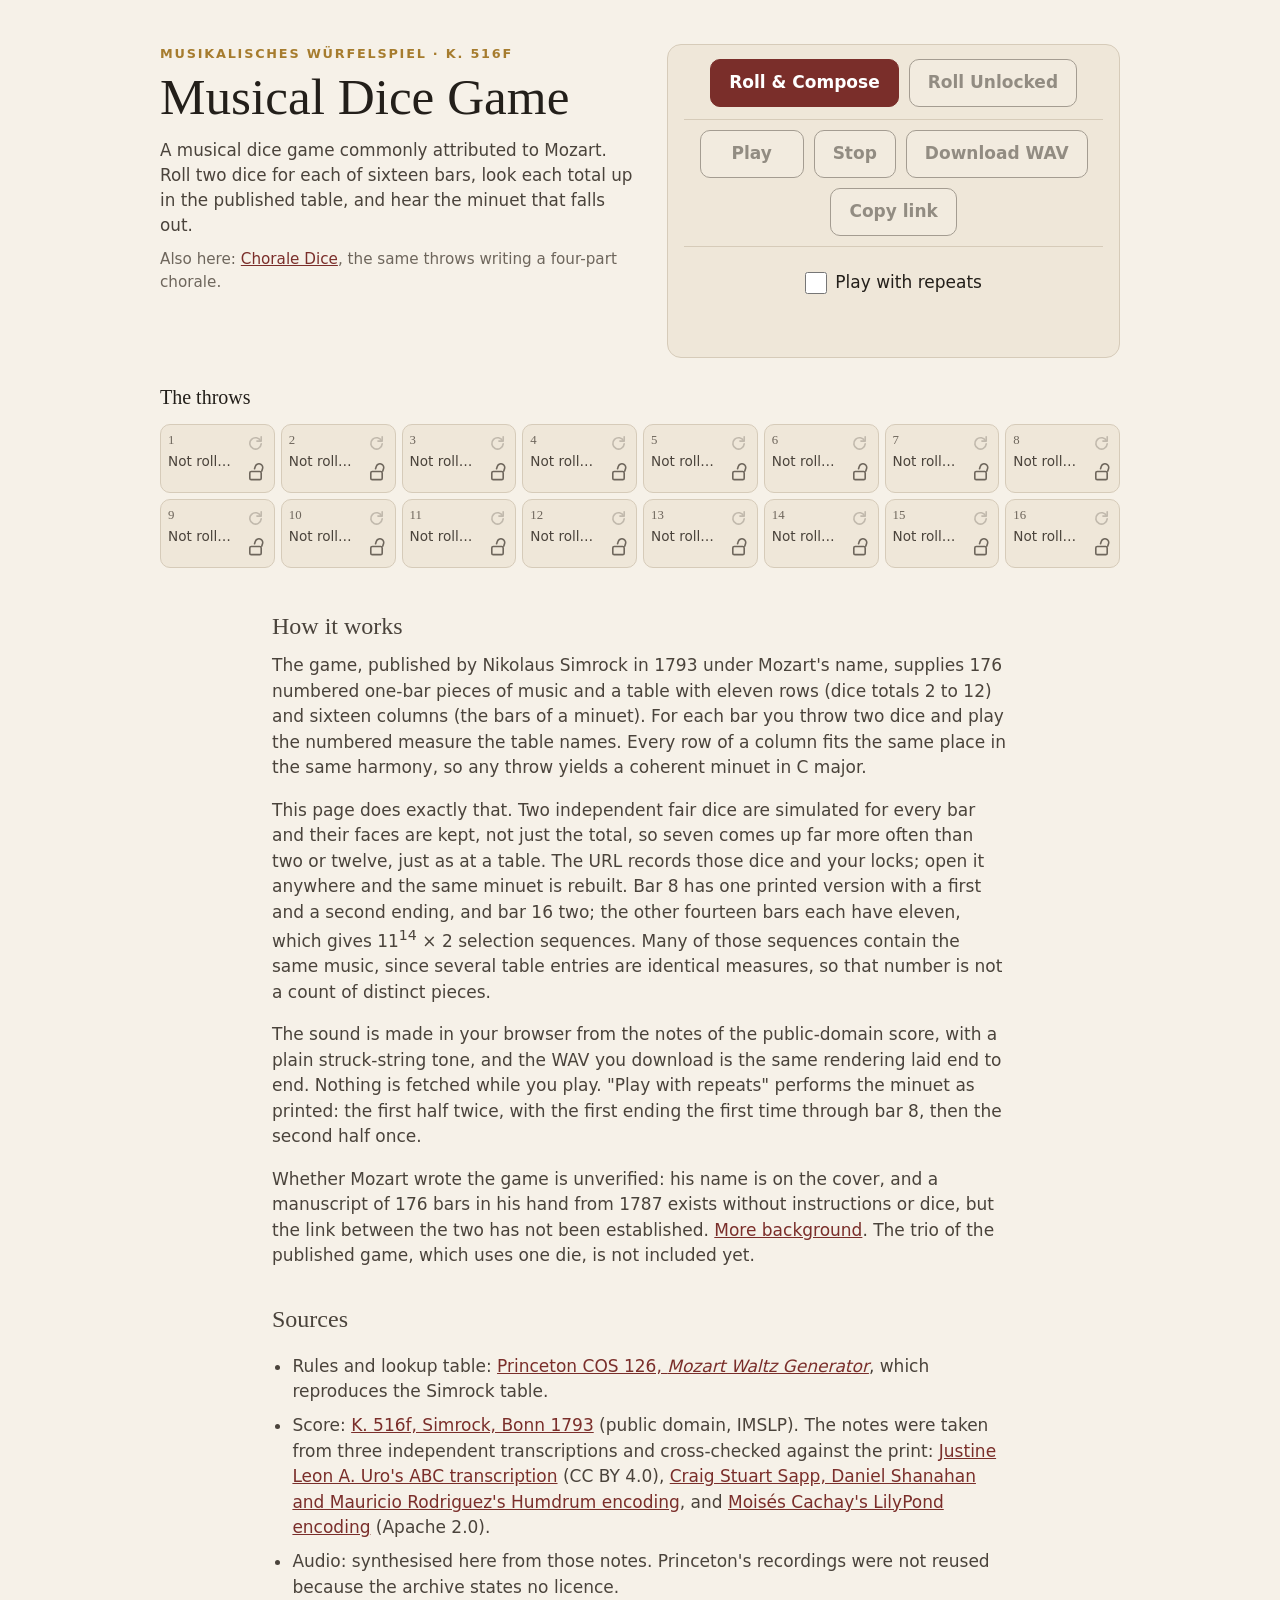
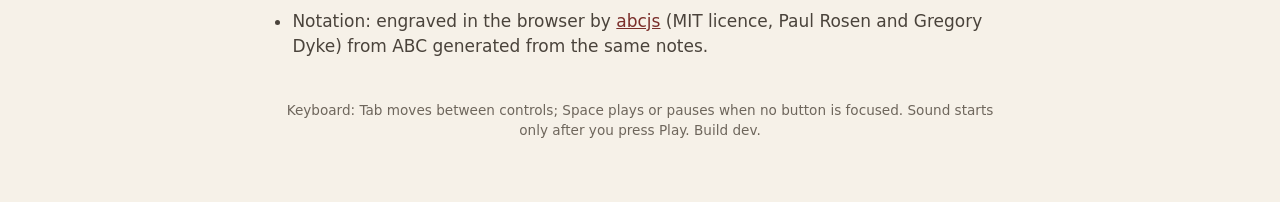
<file: index.html>
<!DOCTYPE html>
<html lang="en">
<head>
<meta charset="utf-8">
<meta name="viewport" content="width=device-width, initial-scale=1">
<title>Musical Dice Game</title>
<meta name="description" content="Roll two dice sixteen times and hear the minuet they choose: the Musikalisches Würfelspiel commonly attributed to Mozart, played in your browser.">
<meta name="color-scheme" content="light dark">
<link rel="stylesheet" href="style.css?v=dev">
<link rel="icon" href="data:image/svg+xml,%3Csvg xmlns='http://www.w3.org/2000/svg' viewBox='0 0 20 20'%3E%3Crect x='1' y='1' width='18' height='18' rx='4' fill='%23f4efe6' stroke='%23231f1a'/%3E%3Ccircle cx='6' cy='6' r='1.8' fill='%23231f1a'/%3E%3Ccircle cx='14' cy='6' r='1.8' fill='%23231f1a'/%3E%3Ccircle cx='10' cy='10' r='1.8' fill='%23231f1a'/%3E%3Ccircle cx='6' cy='14' r='1.8' fill='%23231f1a'/%3E%3Ccircle cx='14' cy='14' r='1.8' fill='%23231f1a'/%3E%3C/svg%3E">
</head>
<body>
<a class="skip" href="#controls">Skip to controls</a>
<main>
<div class="top">
  <header class="masthead">
    <p class="kicker">Musikalisches Würfelspiel · K. 516f</p>
    <h1>Musical Dice Game</h1>
    <p class="lede">A musical dice game commonly attributed to Mozart. Roll two dice for each of sixteen bars, look each total up in the published table, and hear the minuet that falls out.</p>
    <p class="sibling">Also here: <a href="chorale/">Chorale Dice</a>, the same throws writing a four-part chorale.</p>
  </header>

  <section class="controls" id="controls" aria-label="Composition controls">
    <div class="row row-roll">
      <button type="button" id="roll" class="btn btn-primary">Roll &amp; Compose</button>
      <button type="button" id="roll-unlocked" class="btn" disabled>Roll Unlocked</button>
    </div>
    <div class="row row-transport" role="group" aria-label="Playback">
      <button type="button" id="play" class="btn btn-play" aria-label="Play the minuet" disabled>Play</button>
      <button type="button" id="stop" class="btn" aria-label="Stop playback" disabled>Stop</button>
      <button type="button" id="download" class="btn" disabled>Download WAV</button>
      <button type="button" id="share" class="btn" disabled>Copy link</button>
    </div>
    <div class="row settings-row">
      <label class="check"><input type="checkbox" id="repeats"> <span>Play with repeats</span></label>
    </div>
    <p id="status" class="status" role="status" aria-live="polite"></p>
    <p id="position" class="position" aria-live="polite"></p>
    <input id="share-url" class="share-url" type="text" readonly aria-label="Shareable link" hidden>
  </section>
</div>

  <section class="score-section" id="score-section" aria-labelledby="score-heading" hidden>
    <div class="score-head">
      <h2 id="score-heading">The score</h2>
      <button type="button" id="save-score" class="btn btn-small" disabled>Save score (SVG)</button>
    </div>
    <div id="score" class="score" role="img" aria-label="Score of the minuet" data-engraver="js/vendor/abcjs-basic-min.js?v=dev"></div>
    <p id="summary" class="summary" hidden></p>
    <p class="score-note">Engraved from the same notes that are played: two staves, the first half repeated with both endings of bar 8, the second half once, as printed.</p>
  </section>

  <section class="bars-section" aria-labelledby="bars-heading">
    <h2 id="bars-heading">The throws</h2>
    <ol id="bars" class="bars" aria-label="The sixteen bars of the minuet"></ol>
  </section>

  <section class="prose" id="how" aria-labelledby="how-heading">
    <h2 id="how-heading">How it works</h2>
    <p>The game, published by Nikolaus Simrock in 1793 under Mozart's name, supplies 176 numbered one-bar pieces of music and a table with eleven rows (dice totals 2 to 12) and sixteen columns (the bars of a minuet). For each bar you throw two dice and play the numbered measure the table names. Every row of a column fits the same place in the same harmony, so any throw yields a coherent minuet in C major.</p>
    <p>This page does exactly that. Two independent fair dice are simulated for every bar and their faces are kept, not just the total, so seven comes up far more often than two or twelve, just as at a table. The URL records those dice and your locks; open it anywhere and the same minuet is rebuilt. Bar 8 has one printed version with a first and a second ending, and bar 16 two; the other fourteen bars each have eleven, which gives 11<sup>14</sup> × 2 selection sequences. Many of those sequences contain the same music, since several table entries are identical measures, so that number is not a count of distinct pieces.</p>
    <p>The sound is made in your browser from the notes of the public-domain score, with a plain struck-string tone, and the WAV you download is the same rendering laid end to end. Nothing is fetched while you play. "Play with repeats" performs the minuet as printed: the first half twice, with the first ending the first time through bar 8, then the second half once.</p>
    <p>Whether Mozart wrote the game is unverified: his name is on the cover, and a manuscript of 176 bars in his hand from 1787 exists without instructions or dice, but the link between the two has not been established. <a href="https://en.wikipedia.org/wiki/Musikalisches_W%C3%BCrfelspiel">More background</a>. The trio of the published game, which uses one die, is not included yet.</p>
    <h2>Sources</h2>
    <ul class="sources">
      <li>Rules and lookup table: <a href="https://introcs.cs.princeton.edu/java/assignments/mozart.html">Princeton COS 126, <i>Mozart Waltz Generator</i></a>, which reproduces the Simrock table.</li>
      <li>Score: <a href="https://imslp.org/wiki/Musikalisches_W%C3%BCrfelspiel,_K.516f_(Mozart,_Wolfgang_Amadeus)">K. 516f, Simrock, Bonn 1793</a> (public domain, IMSLP). The notes were taken from three independent transcriptions and cross-checked against the print: <a href="https://github.com/justineuro/mdginabc2svg">Justine Leon A. Uro's ABC transcription</a> (CC BY 4.0), <a href="https://github.com/craigsapp/Musikalisches-Wuerfelspiel">Craig Stuart Sapp, Daniel Shanahan and Mauricio Rodriguez's Humdrum encoding</a>, and <a href="https://github.com/Xpktro/wurfelspiel">Moisés Cachay's LilyPond encoding</a> (Apache 2.0).</li>
      <li>Audio: synthesised here from those notes. Princeton's recordings were not reused because the archive states no licence.</li>
      <li>Notation: engraved in the browser by <a href="https://github.com/paulrosen/abcjs">abcjs</a> (MIT licence, Paul Rosen and Gregory Dyke) from ABC generated from the same notes.</li>
    </ul>
  </section>
</main>
<footer class="foot"><p>Keyboard: Tab moves between controls; Space plays or pauses when no button is focused. Sound starts only after you press Play. Build <span id="build">dev</span>.</p></footer>
<script>
  const BUILD = 'dev';
</script>
<!-- The entry point, its nested imports (inside js/*.js), the stylesheet and the engraver all
     carry ?v=<build>, stamped by `dicemusic deploy`, so a deploy is picked up on the next
     ordinary visit even where browsers cache scripts heuristically. No import map, so the
     scheme also holds on browsers that run modules but ignore import maps. -->
<script type="module" src="js/app.js?v=dev"></script>
<script>document.getElementById('build').textContent = BUILD;</script>
</body>
</html>
</file>
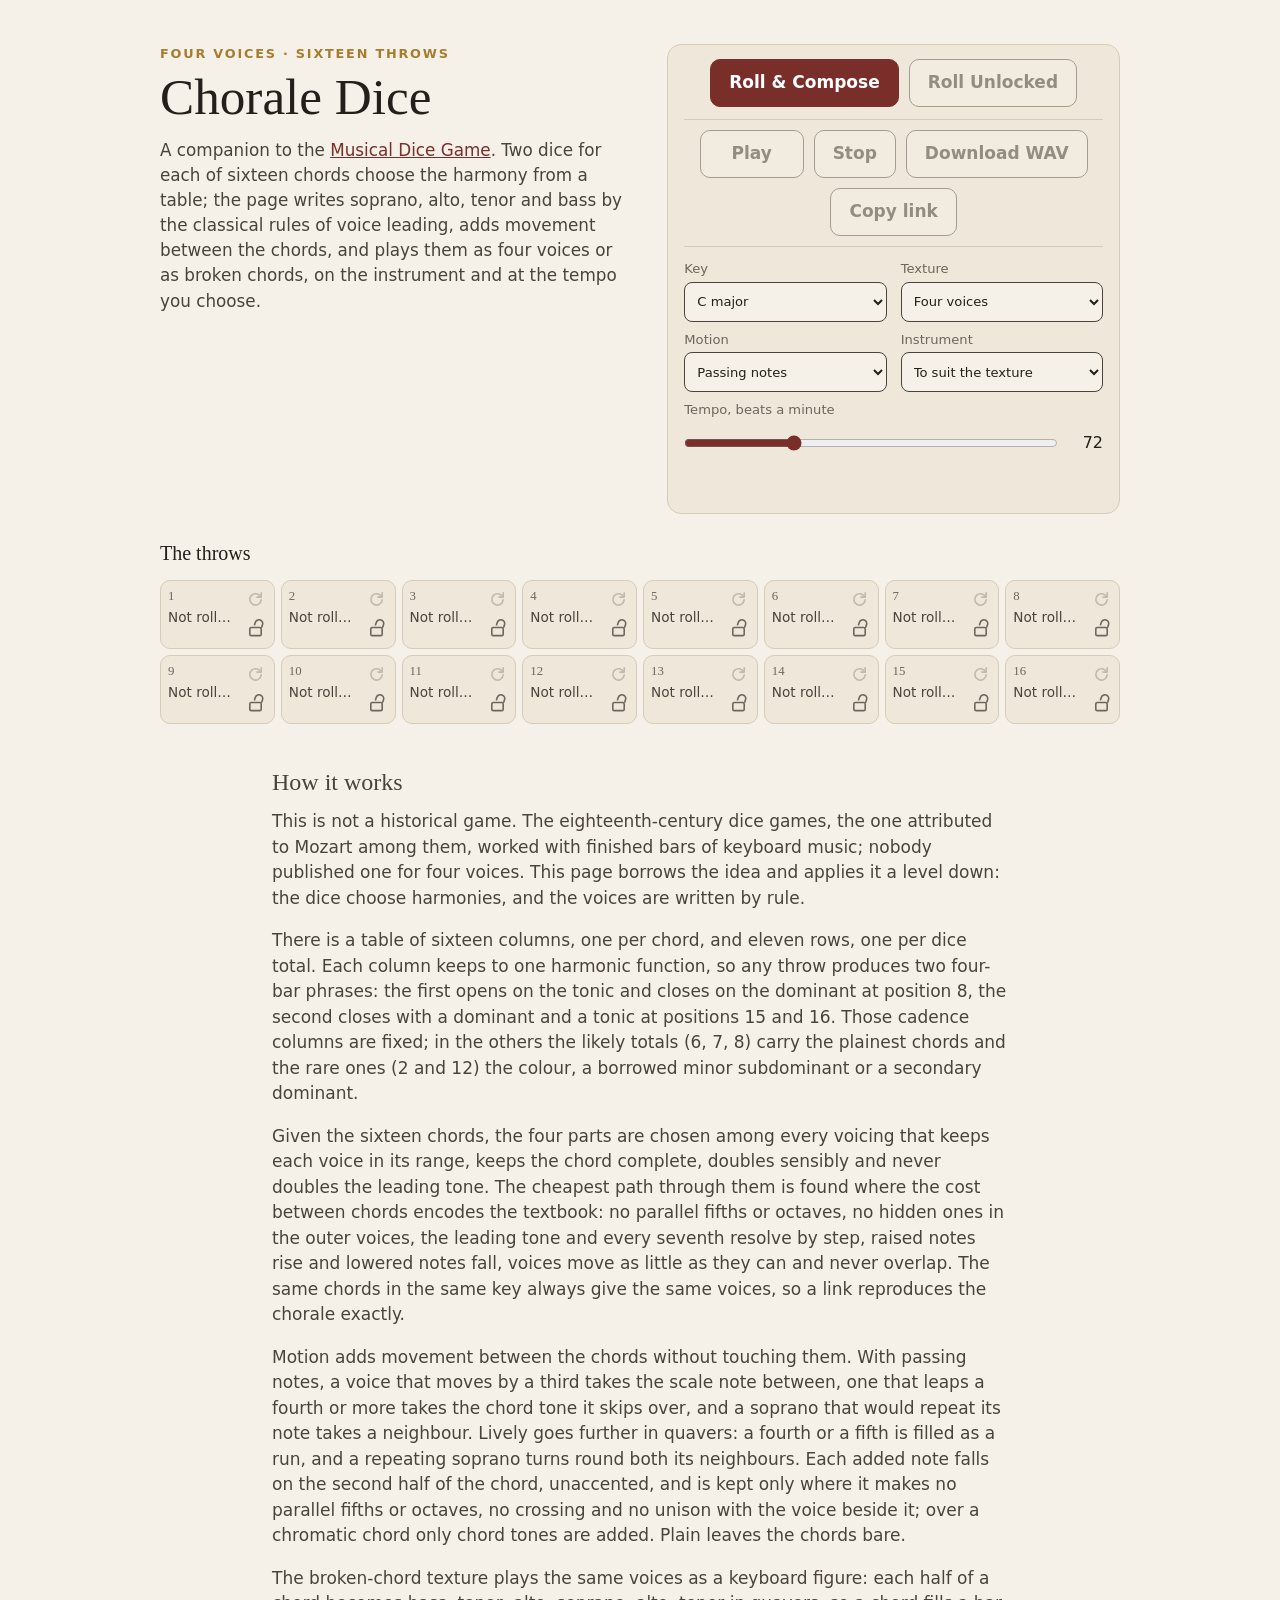
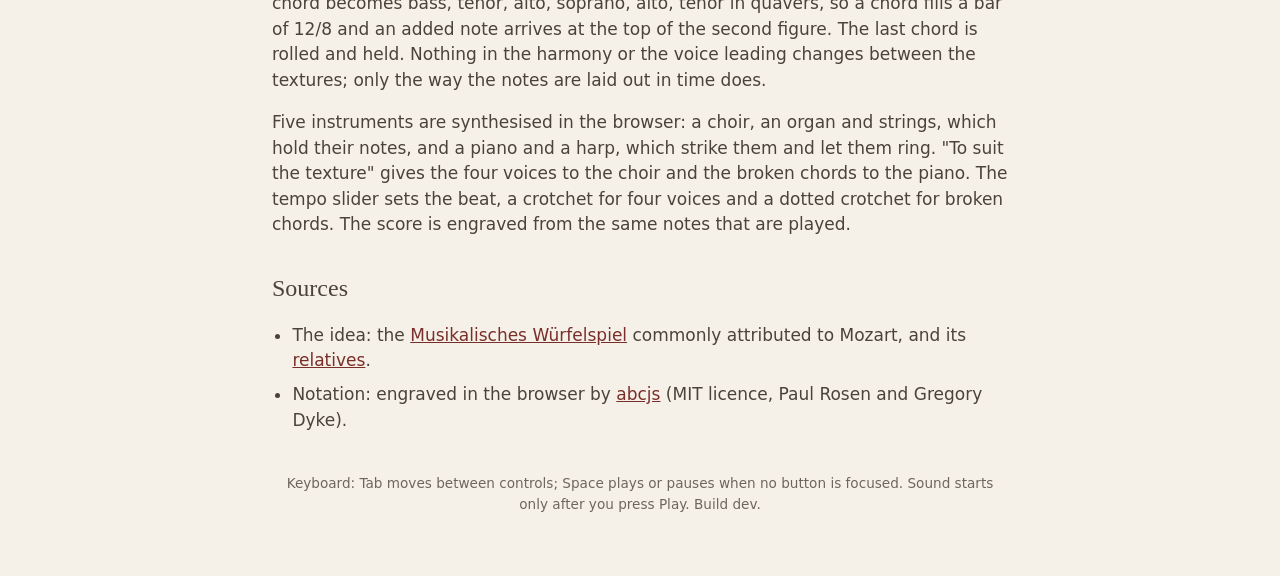
<file: chorale/index.html>
<!DOCTYPE html>
<html lang="en">
<head>
<meta charset="utf-8">
<meta name="viewport" content="width=device-width, initial-scale=1">
<title>Chorale Dice</title>
<meta name="description" content="Roll two dice sixteen times and hear a four-part chorale, or the same harmony as broken chords, on a choir, organ, strings, piano or harp: the dice choose the harmony, the page writes soprano, alto, tenor and bass by classical voice-leading rules.">
<meta name="color-scheme" content="light dark">
<link rel="stylesheet" href="../style.css?v=dev">
<link rel="icon" href="data:image/svg+xml,%3Csvg xmlns='http://www.w3.org/2000/svg' viewBox='0 0 20 20'%3E%3Crect x='1' y='1' width='18' height='18' rx='4' fill='%23f4efe6' stroke='%23231f1a'/%3E%3Ccircle cx='6' cy='6' r='1.8' fill='%23231f1a'/%3E%3Ccircle cx='14' cy='6' r='1.8' fill='%23231f1a'/%3E%3Ccircle cx='6' cy='14' r='1.8' fill='%23231f1a'/%3E%3Ccircle cx='14' cy='14' r='1.8' fill='%23231f1a'/%3E%3C/svg%3E">
</head>
<body>
<a class="skip" href="#controls">Skip to controls</a>
<main>
<div class="top">
  <header class="masthead">
    <p class="kicker">Four voices · sixteen throws</p>
    <h1>Chorale Dice</h1>
    <p class="lede">A companion to the <a href="../">Musical Dice Game</a>. Two dice for each of sixteen chords choose the harmony from a table; the page writes soprano, alto, tenor and bass by the classical rules of voice leading, adds movement between the chords, and plays them as four voices or as broken chords, on the instrument and at the tempo you choose.</p>
  </header>

  <section class="controls" id="controls" aria-label="Composition controls">
    <div class="row row-roll">
      <button type="button" id="roll" class="btn btn-primary">Roll &amp; Compose</button>
      <button type="button" id="roll-unlocked" class="btn" disabled>Roll Unlocked</button>
    </div>
    <div class="row row-transport" role="group" aria-label="Playback">
      <button type="button" id="play" class="btn btn-play" aria-label="Play the chorale" disabled>Play</button>
      <button type="button" id="stop" class="btn" aria-label="Stop playback" disabled>Stop</button>
      <button type="button" id="download" class="btn" disabled>Download WAV</button>
      <button type="button" id="share" class="btn" disabled>Copy link</button>
    </div>
    <div class="settings" role="group" aria-label="Settings">
      <label class="field">Key
        <select id="key" class="select">
          <option value="C">C major</option><option value="G">G major</option><option value="D">D major</option><option value="A">A major</option>
          <option value="F">F major</option><option value="Bb">B♭ major</option><option value="Eb">E♭ major</option>
        </select>
      </label>
      <label class="field">Texture
        <select id="texture" class="select">
          <option value="chorale">Four voices</option><option value="prelude">Broken chords</option>
        </select>
      </label>
      <label class="field">Motion
        <select id="motion" class="select">
          <option value="plain">Plain</option><option value="passing">Passing notes</option><option value="lively">Lively</option>
        </select>
      </label>
      <label class="field">Instrument
        <select id="instrument" class="select">
          <option value="auto">To suit the texture</option><option value="choir">Choir</option><option value="organ">Organ</option>
          <option value="strings">Strings</option><option value="piano">Piano</option><option value="harp">Harp</option>
        </select>
      </label>
      <label class="field field-wide">Tempo, beats a minute
        <span class="range"><input type="range" id="tempo" min="48" max="132" step="4" value="72"><output id="tempo-out" for="tempo">72</output></span>
      </label>
    </div>
    <p id="status" class="status" role="status" aria-live="polite"></p>
    <p id="position" class="position" aria-live="polite"></p>
    <input id="share-url" class="share-url" type="text" readonly aria-label="Shareable link" hidden>
  </section>
</div>

  <section class="score-section" id="score-section" aria-labelledby="score-heading" hidden>
    <div class="score-head">
      <h2 id="score-heading">The score</h2>
      <button type="button" id="save-score" class="btn btn-small" disabled>Save score (SVG)</button>
    </div>
    <div id="score" class="score" role="img" aria-label="Score of the chorale" data-engraver="../js/vendor/abcjs-basic-min.js?v=dev"></div>
    <p id="summary" class="summary" hidden></p>
    <p class="score-note">Four voices: soprano and alto on the upper staff, tenor and bass on the lower, the fermatas marking the half cadence and the close. Broken chords: one chord to a bar, alto and soprano in the right hand, bass and tenor in the left.</p>
  </section>

  <section class="bars-section" aria-labelledby="bars-heading">
    <h2 id="bars-heading">The throws</h2>
    <ol id="bars" class="bars" aria-label="The sixteen chords of the chorale"></ol>
  </section>

  <section class="prose" id="how" aria-labelledby="how-heading">
    <h2 id="how-heading">How it works</h2>
    <p>This is not a historical game. The eighteenth-century dice games, the one attributed to Mozart among them, worked with finished bars of keyboard music; nobody published one for four voices. This page borrows the idea and applies it a level down: the dice choose harmonies, and the voices are written by rule.</p>
    <p>There is a table of sixteen columns, one per chord, and eleven rows, one per dice total. Each column keeps to one harmonic function, so any throw produces two four-bar phrases: the first opens on the tonic and closes on the dominant at position 8, the second closes with a dominant and a tonic at positions 15 and 16. Those cadence columns are fixed; in the others the likely totals (6, 7, 8) carry the plainest chords and the rare ones (2 and 12) the colour, a borrowed minor subdominant or a secondary dominant.</p>
    <p>Given the sixteen chords, the four parts are chosen among every voicing that keeps each voice in its range, keeps the chord complete, doubles sensibly and never doubles the leading tone. The cheapest path through them is found where the cost between chords encodes the textbook: no parallel fifths or octaves, no hidden ones in the outer voices, the leading tone and every seventh resolve by step, raised notes rise and lowered notes fall, voices move as little as they can and never overlap. The same chords in the same key always give the same voices, so a link reproduces the chorale exactly.</p>
    <p>Motion adds movement between the chords without touching them. With passing notes, a voice that moves by a third takes the scale note between, one that leaps a fourth or more takes the chord tone it skips over, and a soprano that would repeat its note takes a neighbour. Lively goes further in quavers: a fourth or a fifth is filled as a run, and a repeating soprano turns round both its neighbours. Each added note falls on the second half of the chord, unaccented, and is kept only where it makes no parallel fifths or octaves, no crossing and no unison with the voice beside it; over a chromatic chord only chord tones are added. Plain leaves the chords bare.</p>
    <p>The broken-chord texture plays the same voices as a keyboard figure: each half of a chord becomes bass, tenor, alto, soprano, alto, tenor in quavers, so a chord fills a bar of 12/8 and an added note arrives at the top of the second figure. The last chord is rolled and held. Nothing in the harmony or the voice leading changes between the textures; only the way the notes are laid out in time does.</p>
    <p>Five instruments are synthesised in the browser: a choir, an organ and strings, which hold their notes, and a piano and a harp, which strike them and let them ring. "To suit the texture" gives the four voices to the choir and the broken chords to the piano. The tempo slider sets the beat, a crotchet for four voices and a dotted crotchet for broken chords. The score is engraved from the same notes that are played.</p>
    <h2>Sources</h2>
    <ul class="sources">
      <li>The idea: the <a href="../">Musikalisches Würfelspiel</a> commonly attributed to Mozart, and its <a href="https://en.wikipedia.org/wiki/Musikalisches_W%C3%BCrfelspiel">relatives</a>.</li>
      <li>Notation: engraved in the browser by <a href="https://github.com/paulrosen/abcjs">abcjs</a> (MIT licence, Paul Rosen and Gregory Dyke).</li>
    </ul>
  </section>
</main>
<footer class="foot"><p>Keyboard: Tab moves between controls; Space plays or pauses when no button is focused. Sound starts only after you press Play. Build <span id="build">dev</span>.</p></footer>
<script>
  const BUILD = 'dev';
</script>
<script type="module" src="../js/chorale-app.js?v=dev"></script>
<script>document.getElementById('build').textContent = BUILD;</script>
</body>
</html>
</file>
<file: style.css>
:root {
  --paper: #f6f1e8;
  --paper-2: #efe7d9;
  --ink: #231f1a;
  --ink-2: #4a433b;
  --muted: #6e665c;
  --line: #d6cbb9;
  --accent: #7a2e2a;
  --accent-ink: #ffffff;
  --brass: #a67c2e;
  --focus: #1d4ed8;
  --playing: #fff3c4;
  --error: #9b1c1c;
  --radius: 10px;
  --serif: "Iowan Old Style", "Palatino Linotype", Palatino, "Book Antiqua", Georgia, serif;
  --sans: system-ui, -apple-system, "Segoe UI", Roboto, Helvetica, Arial, sans-serif;
}
@media (prefers-color-scheme: dark) {
  :root:not([data-theme="light"]) {
    --paper: #16130f; --paper-2: #1f1a14; --ink: #efe8dc; --ink-2: #d5ccbe; --muted: #a79d8f;
    --line: #3b332a; --accent: #d9776f; --accent-ink: #16130f; --brass: #d3a95a; --focus: #93c5fd;
    --playing: #3a3116; --error: #f19a9a;
  }
}
:root[data-theme="dark"] {
  --paper: #16130f; --paper-2: #1f1a14; --ink: #efe8dc; --ink-2: #d5ccbe; --muted: #a79d8f;
  --line: #3b332a; --accent: #d9776f; --accent-ink: #16130f; --brass: #d3a95a; --focus: #93c5fd;
  --playing: #3a3116; --error: #f19a9a;
}

* { box-sizing: border-box; }
html { -webkit-text-size-adjust: 100%; }
body {
  margin: 0;
  background: var(--paper);
  color: var(--ink);
  font-family: var(--sans);
  font-size: 17px;
  line-height: 1.5;
  padding: 0 16px 48px;
}
a { color: var(--accent); }
a:focus-visible, button:focus-visible, input:focus-visible { outline: 3px solid var(--focus); outline-offset: 2px; }

.skip { position: absolute; left: -999px; top: 8px; background: var(--ink); color: var(--paper); padding: 8px 12px; border-radius: 6px; }
.skip:focus { left: 8px; z-index: 10; }
.visually-hidden { position: absolute !important; width: 1px; height: 1px; overflow: hidden; clip: rect(0 0 0 0); white-space: nowrap; }

.top { max-width: 60rem; margin: 32px auto 0; display: grid; grid-template-columns: minmax(0, 1fr); gap: 20px 32px; align-items: start; }
@media (min-width: 900px) { .top { grid-template-columns: minmax(0, 1.05fr) minmax(0, 1fr); margin-top: 44px; } }
.masthead { text-align: center; }
@media (min-width: 900px) { .masthead { text-align: left; } .masthead .lede, .masthead .sibling { margin-left: 0; margin-right: 0; } }
.kicker { margin: 0 0 6px; color: var(--brass); letter-spacing: .14em; text-transform: uppercase; font-size: .8rem; font-weight: 600; }
h1 { font-family: var(--serif); font-weight: 500; font-size: clamp(2.1rem, 5vw, 3.2rem); margin: 0; line-height: 1.1; }
.lede { max-width: 42rem; margin: 12px auto 0; color: var(--ink-2); font-size: 1.05rem; }
h2 { font-family: var(--serif); font-weight: 500; font-size: 1.5rem; margin: 2rem 0 .6rem; }

main { max-width: 60rem; margin: 0 auto; }

.controls { display: flex; flex-direction: column; gap: 12px; padding: 14px 16px 12px; border: 1px solid var(--line); border-radius: 14px; background: var(--paper-2); }
.row { display: flex; flex-wrap: wrap; gap: 10px; align-items: center; justify-content: center; }
.row-transport { padding: 10px 0; border-top: 1px solid var(--line); border-bottom: 1px solid var(--line); }
.settings { display: grid; grid-template-columns: repeat(2, minmax(0, 1fr)); gap: 8px 14px; }
.field { display: flex; flex-direction: column; gap: 3px; font-size: .82rem; color: var(--muted); }
.field .select { width: 100%; }
.field-wide { grid-column: 1 / -1; }
.range { display: flex; align-items: center; gap: 10px; min-height: 40px; }
.range input[type="range"] { flex: 1; accent-color: var(--accent); margin: 0; min-height: 40px; }
.range output { font-variant-numeric: tabular-nums; color: var(--ink); min-width: 2.2em; text-align: right; font-size: 1rem; }

.btn {
  font: inherit; font-weight: 600; color: var(--ink); background: var(--paper); border: 1.5px solid var(--ink-2);
  border-radius: var(--radius); padding: 0 18px; min-height: 48px; min-width: 48px; cursor: pointer;
}
.btn:hover:not(:disabled) { background: var(--paper-2); border-color: var(--ink); }
.btn:disabled { opacity: .45; cursor: not-allowed; }
.btn-primary { background: var(--accent); color: var(--accent-ink); border-color: var(--accent); }
.btn-primary:hover:not(:disabled) { background: var(--accent); filter: brightness(1.08); }
.btn-play { min-width: 104px; }
.btn-play.is-playing { background: var(--ink); color: var(--paper); border-color: var(--ink); }
.check { display: inline-flex; align-items: center; gap: 8px; min-height: 48px; padding: 0 6px; cursor: pointer; }
.check input { width: 22px; height: 22px; accent-color: var(--accent); margin: 0; }

.status { flex-basis: 100%; margin: 0; text-align: center; color: var(--ink-2); min-height: 1.5em; }
.status:empty { display: none; }
.status.is-error { color: var(--error); font-weight: 600; }
.position { flex-basis: 100%; margin: 0; text-align: center; min-height: 1.5em; color: var(--muted); font-variant-numeric: tabular-nums; }
.share-url { flex-basis: 100%; font: inherit; font-size: .9rem; padding: 10px 12px; border: 1px solid var(--line); border-radius: 8px; background: var(--paper); color: var(--ink); }

/* One row of throws to a line of the score. The controller sets the column count inline from
   the same width and measures-per-line the engraver uses; these are only the fallbacks. */
.bars { list-style: none; margin: 12px 0 0; padding: 0; display: grid; gap: 6px; grid-template-columns: repeat(8, minmax(0, 1fr)); }
@media (max-width: 1000px) { .bars { grid-template-columns: repeat(4, minmax(0, 1fr)); gap: 8px; } }
@media (max-width: 640px) { .bars { grid-template-columns: repeat(2, minmax(0, 1fr)); gap: 6px; } }
.bar {
  position: relative; display: grid; grid-template-columns: minmax(0, 1fr) auto; grid-template-rows: auto 1fr; column-gap: 4px; padding: 4px 4px 5px 7px;
  background: var(--paper-2); border: 1.5px solid var(--line); border-radius: var(--radius); min-height: 0; min-width: 0;
}
.bar.is-locked { border-color: var(--brass); box-shadow: inset 0 0 0 1px var(--brass); }
.bar.is-playing { background: var(--playing); border-color: var(--ink); box-shadow: 0 0 0 2px var(--ink); }
.bar-head { grid-column: 1; grid-row: 1; display: flex; align-items: center; gap: 3px; min-width: 0; min-height: 24px; }
.bar-side { grid-column: 2; grid-row: 1 / 3; display: flex; flex-direction: column; justify-content: space-between; gap: 2px; }
.bar-num { font-family: var(--serif); font-size: .8rem; min-width: 1em; color: var(--muted); font-variant-numeric: tabular-nums; }
.lock, .reroll { flex: none; display: inline-flex; align-items: center; justify-content: center; width: 28px; height: 28px; padding: 0; border: 0; border-radius: 7px; background: transparent; color: var(--muted); cursor: pointer; }
.lock:hover, .reroll:hover:not(:disabled) { background: var(--paper); color: var(--ink); }
.lock svg, .reroll svg { width: 19px; height: 19px; fill: none; stroke: currentColor; stroke-width: 1.7; stroke-linecap: round; stroke-linejoin: round; }
.lock[aria-pressed="true"] { color: var(--brass); }
.lock[aria-pressed="true"] svg rect { fill: currentColor; }
.lock[aria-pressed="false"] svg .shackle { transform: translate(3px, -3px) rotate(18deg); transform-origin: 6px 9px; }
.dice { display: inline-flex; align-items: center; gap: 2px; min-height: 22px; }
.dice .sum { margin-left: 3px; font-variant-numeric: tabular-nums; color: var(--ink); font-size: .85rem; }
.die { width: 16px; height: 16px; }
.die rect { fill: var(--paper); stroke: var(--ink); stroke-width: 1.2; }
.die circle { fill: var(--ink); }
.bar-text { grid-column: 1; grid-row: 2; margin: 0; font-size: .85rem; color: var(--ink-2); line-height: 1.25; min-width: 0; overflow: hidden; text-overflow: ellipsis; white-space: nowrap; }
.bar-text b { color: var(--ink); font-variant-numeric: tabular-nums; }
.reroll:disabled { opacity: .35; cursor: not-allowed; }
.summary { margin: 10px 4px 0; color: var(--muted); font-size: .9rem; }

.prose { max-width: 46rem; margin: 40px auto 0; color: var(--ink-2); }
.prose p { margin: 0 0 1em; }
.sources { padding-left: 1.2em; }
.sources li { margin-bottom: .5em; }
.foot { max-width: 46rem; margin: 40px auto 0; color: var(--muted); font-size: .85rem; text-align: center; }

@media (prefers-reduced-motion: no-preference) {
  .btn, .reroll, .lock, .bar { transition: background-color .15s, border-color .15s, box-shadow .15s; }
}

.btn[aria-busy="true"] { cursor: progress; }

.score-section { max-width: 60rem; margin: 24px auto 0; }
.bars-section { margin-top: 24px; }
.bars-section h2 { margin: 0 0 4px; font-size: 1.25rem; }
.score-head { display: flex; align-items: baseline; justify-content: space-between; gap: 12px; flex-wrap: wrap; }
.score-head h2 { margin: 0; }
.btn-small { min-height: 40px; font-size: .9rem; padding: 0 14px; }
.score { margin-top: 10px; padding: 14px 12px; background: var(--paper-2); border: 1px solid var(--line); border-radius: 14px; color: var(--ink); overflow-x: auto; }
.score svg { display: block; max-width: 100%; height: auto; }
.score .is-current { fill: var(--accent); stroke: var(--accent); }
.score .abcjs-staff.is-current, .score .abcjs-bar.is-current { fill: var(--ink); stroke: var(--ink); }
.score-fallback { margin: 0; color: var(--muted); }
.score-note { margin: 10px 4px 0; color: var(--muted); font-size: .9rem; }

.sibling { margin: 10px auto 0; color: var(--muted); font-size: .95rem; }
.select { font: inherit; min-height: 40px; padding: 0 8px; border: 1.5px solid var(--ink-2); border-radius: 8px; background: var(--paper); color: var(--ink); }
.bar-text .roman { display: block; font-family: var(--serif); font-size: 1.1rem; line-height: 1.15; white-space: nowrap; overflow: hidden; text-overflow: ellipsis; }
.bar-text .roman sup, .bar-text .roman sub { font-size: .65em; }
/* the function may take a second line ("cadential six-four"), never a third */
.bar-text .fn { display: -webkit-box; -webkit-box-orient: vertical; -webkit-line-clamp: 2; font-size: .74rem; line-height: 1.2; color: var(--muted); white-space: normal; overflow: hidden; }
</file>
